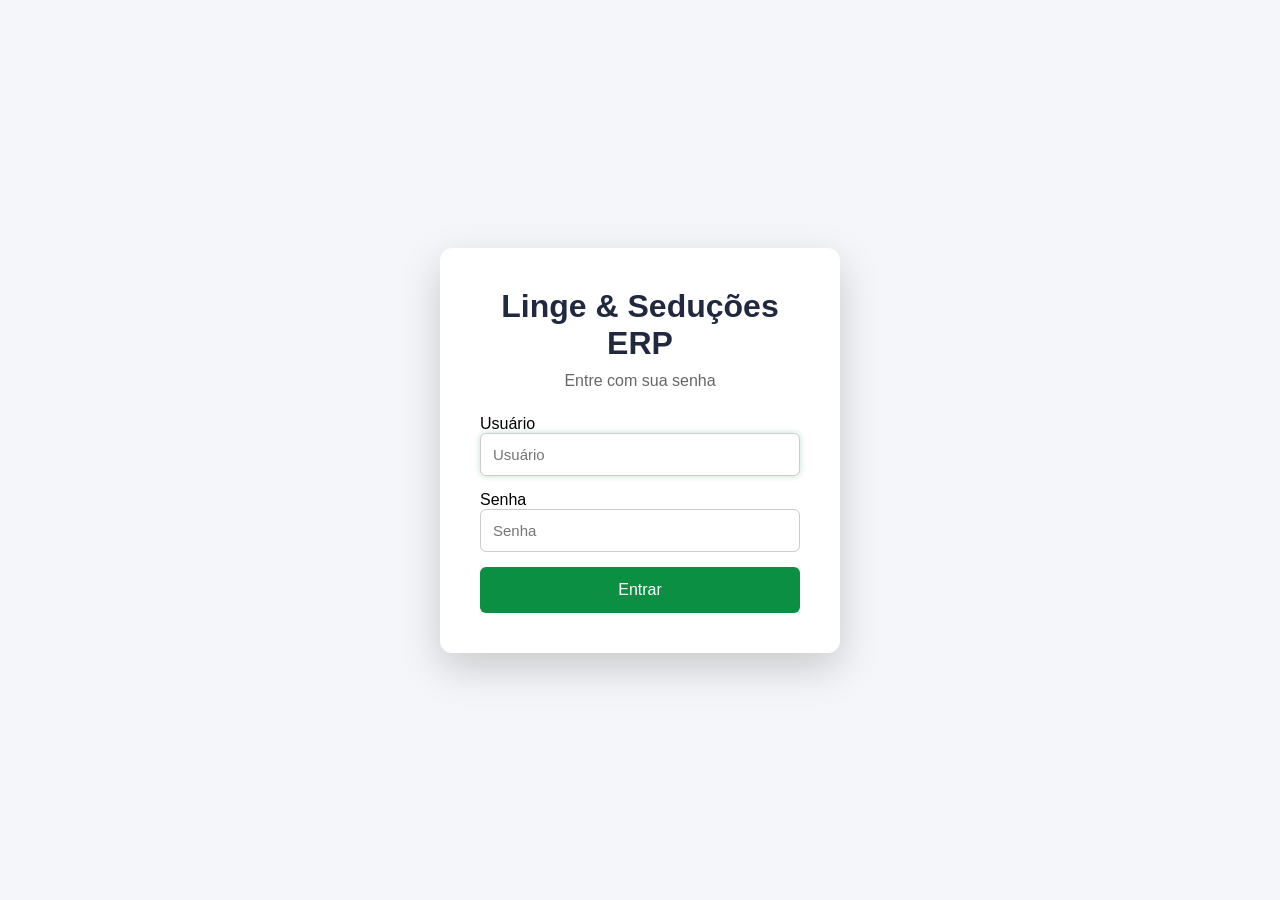
<file: index.html>
<!DOCTYPE html>
<html lang="pt-BR">

<head>

<meta charset="UTF-8">
<meta name="viewport" content="width=device-width, initial-scale=1.0">

<title>Login - Linge & Seduções ERP</title>

<link rel="stylesheet" href="style.css">

<style>

body{
    margin:0;
    background:#f4f6f9;
    display:flex;
    justify-content:center;
    align-items:center;
    height:100vh;
}

.login-box{
    width:100%;
    max-width:400px;
    background:#fff;
    padding:40px;
    border-radius:12px;
    box-shadow:0 15px 40px rgba(0,0,0,.18);
    transition:.30s;
}

.login-box:hover{
    transform:translateY(-3px);
}

.login-box h1{

    text-align:center;
    color:#202940;
    margin-bottom:10px;

}

.login-box p{

    text-align:center;
    color:#666;
    margin-bottom:25px;

}

.login-box input{

    width:100%;
    padding:12px;
    margin-bottom:15px;
    border:1px solid #ccc;
    border-radius:6px;
    font-size:15px;

}

.login-box button{

    width:100%;
    padding:14px;
    background:#0b8f42;
    color:white;
    border:none;
    border-radius:6px;
    font-size:16px;
    cursor:pointer;

}

.login-box button:hover{

    background:#087536;

}

</style>

</head>

<body>

<div class="login-box">

<h1>Linge & Seduções ERP</h1>

<p>Entre com sua senha</p>

<label for="usuario">Usuário</label>

<input
id="usuario"
type="text"
placeholder="Usuário"
autocomplete="username"
autofocus>

<label for="senha">Senha</label>

<input
id="senha"
type="password"
placeholder="Senha"
autocomplete="current-password">
    
<button onclick="entrar()">
Entrar
</button>

</div>

<script>
document.addEventListener("keydown", function(e){

    if(e.key === "Enter"){

        entrar();

    }

});
</script>

<script src="js/login.js"></script>

</body>

</html>
</file>
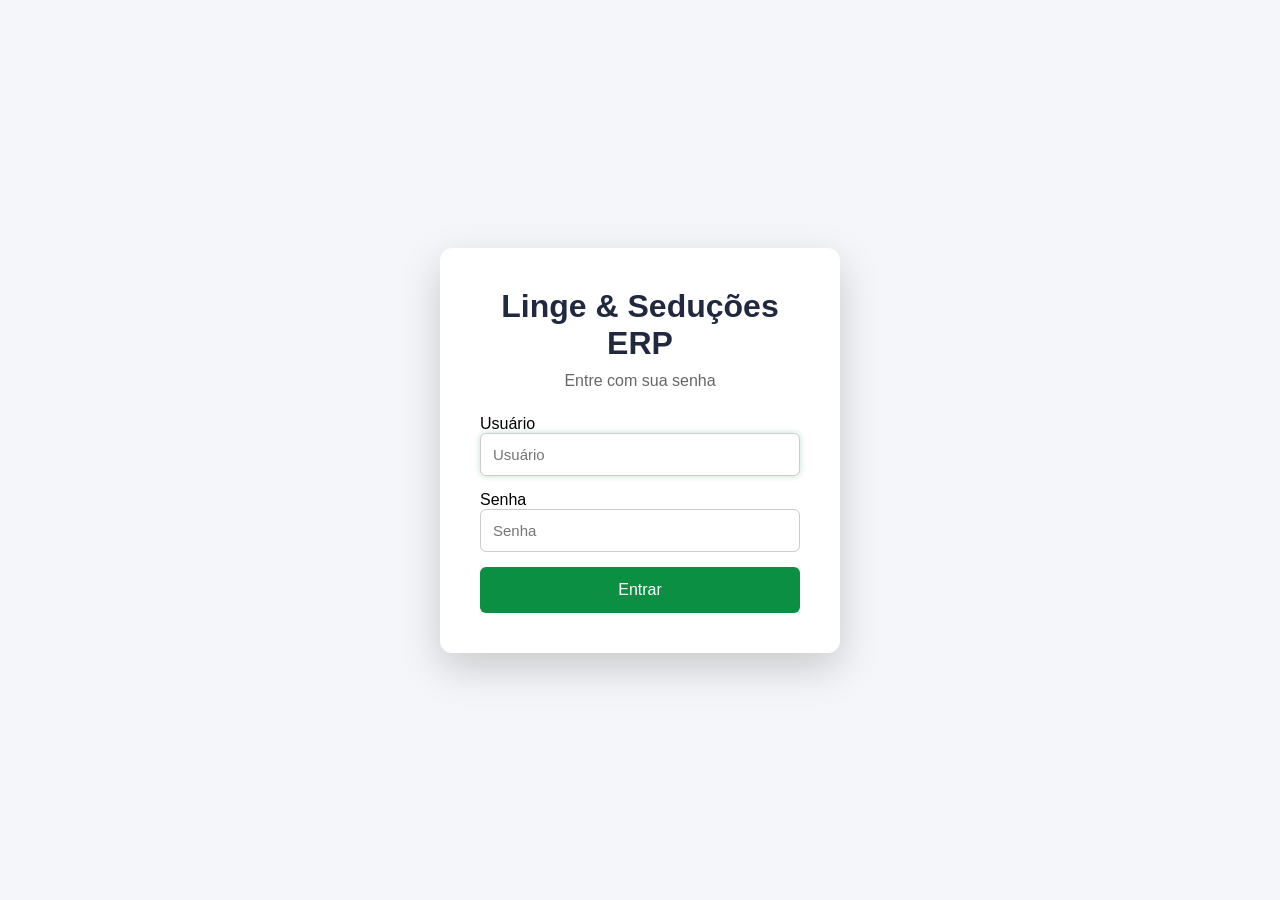
<file: categorias.html>
<!DOCTYPE html>
<html lang="pt-BR">
<head>

<meta charset="UTF-8">
<meta name="viewport" content="width=device-width, initial-scale=1.0">

<title>Categorias - Linge & Seduções ERP</title>
  
<script src="js/config-permissoes.js"></script>
<script src="js/permissoes.js"></script>
<script src="js/seguranca.js"></script>
  
<link rel="stylesheet" href="style.css">

</head>

<body>

<div class="menu">

<h2>Linge & Seduções</h2>

<ul>

<li><a href="dashboard.html">🏠 Dashboard</a></li>
<li><a href="produtos.html">📦 Produtos</a></li>
<li><a href="vendas.html">💰 Vendas</a></li>
<li><a href="clientes.html">👥 Clientes</a></li>
<li><a href="fornecedores.html">🚚 Fornecedores</a></li>
<li><a href="categorias.html">🏷️ Categorias</a></li>
<li><a href="financeiro.html">💵 Financeiro</a></li>
  <li><a href="compras.html">🛒 Compras</a></li>
<li><a href="relatorios.html">📊 Relatórios</a></li>
<li><a href="alterar-senha.html">🔐 Alterar Senha</a></li>
   <li><a href="usuarios.html">👤 Usuários</a></li>
<li><a href="#" onclick="sair()">🚪 Sair</a></li>
  
</ul>
</div>

<div class="conteudo">

<h1>Cadastro de Categorias</h1>

<div class="painel-resumo">

<div class="card">

<h3>Total de Categorias</h3>

<h2 id="totalCategorias">0</h2>

</div>

</div>

<div class="cadastro">

<input
id="nomeCategoria"
placeholder="Nome da Categoria">

<button
class="botao-adicionar"
onclick="cadastrarCategoria()">

Cadastrar Categoria

</button>

</div>

<hr>

<input
id="pesquisaCategoria"
placeholder="Pesquisar..."
onkeyup="pesquisarCategoria()">

<table>

<thead>

<tr>

<th>Categoria</th>
<th>Ações</th>

</tr>

</thead>

<tbody id="tabelaCategorias">

</tbody>

</table>

</div>

<script src="js/categorias.js"></script>

</body>
</html>
</file>
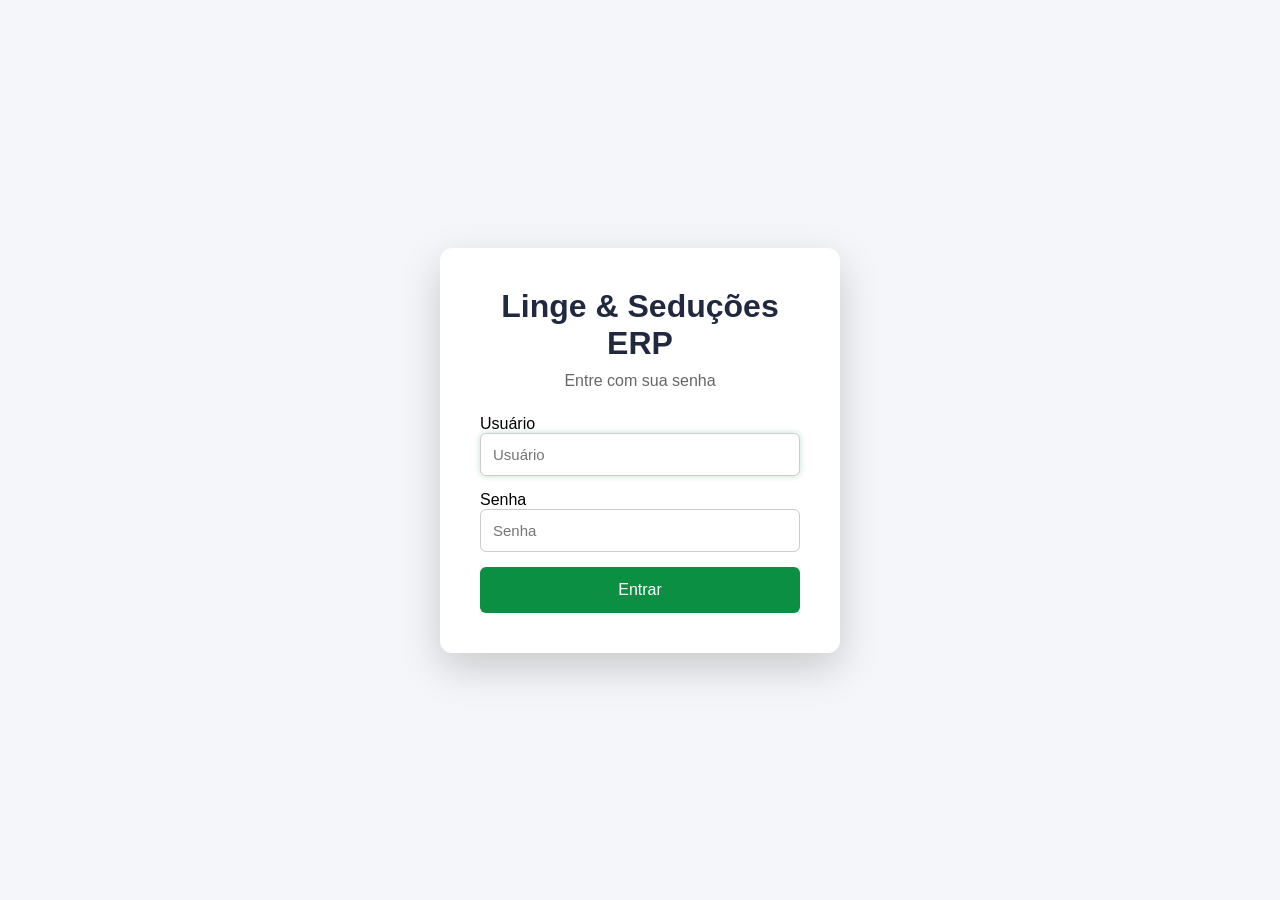
<file: clientes.html>
<!DOCTYPE html>
<html lang="pt-BR">
<head>
<meta charset="UTF-8">
<meta name="viewport" content="width=device-width, initial-scale=1.0">
<title>Clientes - Linge & Seduções ERP</title>
  
<script src="js/config-permissoes.js"></script>
<script src="js/permissoes.js"></script>
<script src="js/seguranca.js"></script>

<link rel="stylesheet" href="style.css">
</head>
<body>

<div class="menu">

<h2>Linge & Seduções</h2>

<ul>

<li><a href="dashboard.html">🏠 Dashboard</a></li>
<li><a href="produtos.html">📦 Produtos</a></li>
<li><a href="vendas.html">💰 Vendas</a></li>
<li><a href="clientes.html">👥 Clientes</a></li>
<li><a href="fornecedores.html">🚚 Fornecedores</a></li>
<li><a href="categorias.html">🏷️ Categorias</a></li>
<li><a href="financeiro.html">💵 Financeiro</a></li>
  <li><a href="compras.html">🛒 Compras</a></li>
<li><a href="relatorios.html">📊 Relatórios</a></li>
<li><a href="alterar-senha.html">🔐 Alterar Senha</a></li>
   <li><a href="usuarios.html">👤 Usuários</a></li>
<li><a href="#" onclick="sair()">🚪 Sair</a></li>

  
</ul>

</div>

<div class="conteudo">

<h1>Cadastro de Clientes</h1>

<div class="painel-resumo">

<div class="card">
<h3>Total de Clientes</h3>
<h2 id="totalClientes">0</h2>
</div>

</div>

<div class="cadastro">

<input
id="nomeCliente"
placeholder="Nome do Cliente">

<input
id="telefoneCliente"
placeholder="Telefone">

<input
id="emailCliente"
placeholder="E-mail">

<button
class="botao-adicionar"
onclick="cadastrarCliente()">

Cadastrar Cliente

</button>

</div>

<hr>

<input
id="pesquisaCliente"
placeholder="Pesquisar cliente..."
onkeyup="pesquisarCliente()">

<table>

<thead>

<tr>

<th>Nome</th>
<th>Telefone</th>
<th>E-mail</th>
<th>Ações</th>

</tr>

</thead>

<tbody id="tabelaClientes">

</tbody>

</table>

</div>

<script src="js/clientes.js"></script>

</body>
</html>
</file>
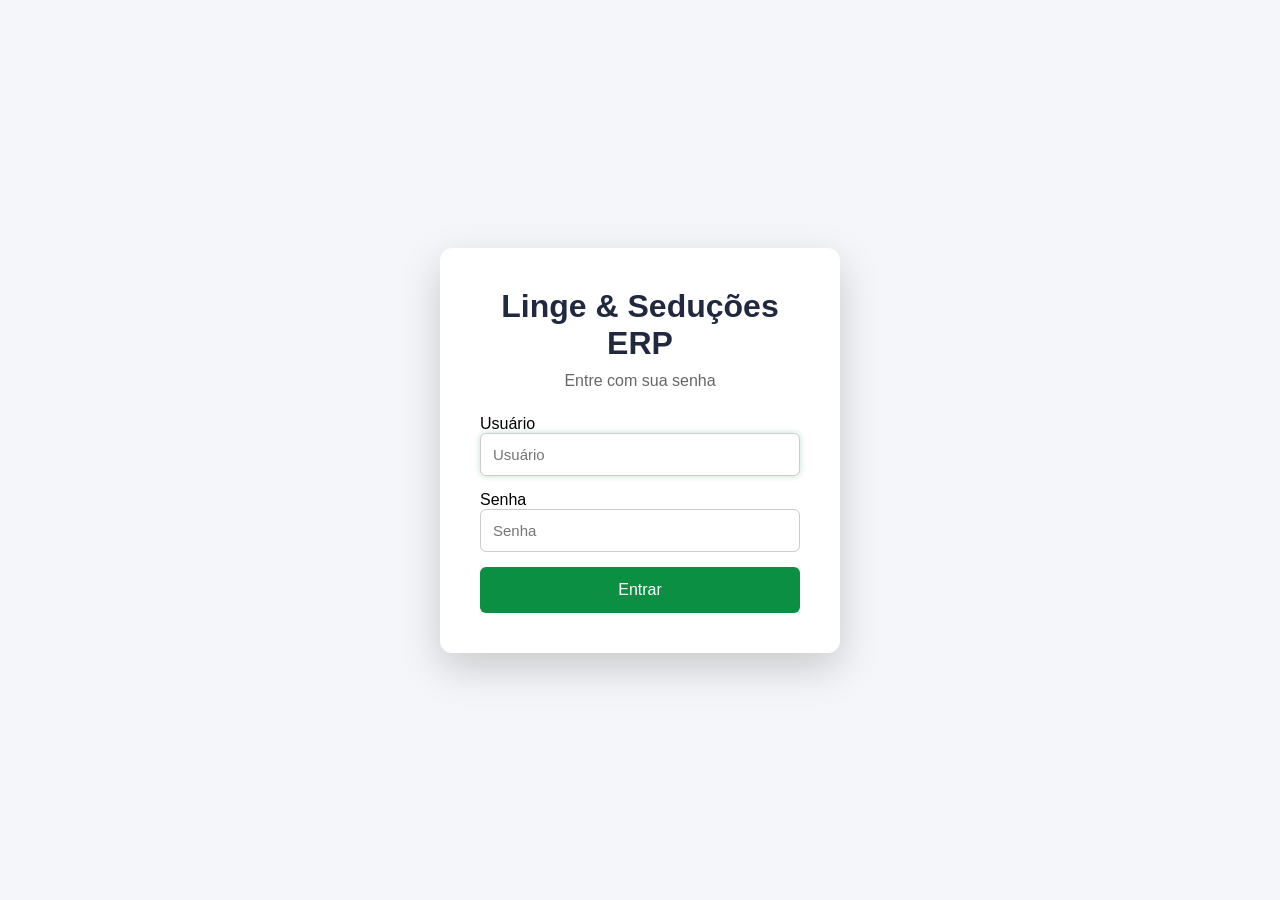
<file: compras.html>
<!DOCTYPE html>
<html lang="pt-BR">

<head>

<meta charset="UTF-8">
<meta name="viewport" content="width=device-width, initial-scale=1.0">

<title>Compras - Linge & Seduções ERP</title>

<script src="js/config-permissoes.js"></script>
<script src="js/permissoes.js"></script>
<script src="js/seguranca.js"></script>

<link rel="stylesheet" href="style.css">

</head>

<body>

<div class="menu">

<h2>Linge & Seduções</h2>

<ul>

<li><a href="dashboard.html">🏠 Dashboard</a></li>
<li><a href="produtos.html">📦 Produtos</a></li>
<li><a href="vendas.html">💰 Vendas</a></li>
<li><a href="clientes.html">👥 Clientes</a></li>
<li><a href="fornecedores.html">🚚 Fornecedores</a></li>
<li><a href="categorias.html">🏷️ Categorias</a></li>
<li><a href="financeiro.html">💵 Financeiro</a></li>
  <li><a href="compras.html">🛒 Compras</a></li>
<li><a href="relatorios.html">📊 Relatórios</a></li>
<li><a href="alterar-senha.html">🔐 Alterar Senha</a></li>
   <li><a href="usuarios.html">👤 Usuários</a></li>
<li><a href="#" onclick="sair()">🚪 Sair</a></li>
  
</ul>

</div>

<div class="conteudo">

<h1>Controle de Compras</h1>

<div class="painel-resumo">

<div class="card">
<h3>Total de Compras</h3>
<h2 id="totalCompras">0</h2>
</div>

<div class="card">
<h3>Valor Comprado</h3>
<h2 id="valorCompras">R$ 0,00</h2>
</div>

</div>

<div class="cadastro">

<select id="fornecedorCompra">
<option value="">Selecione o fornecedor</option>
</select>

<select id="produtoCompra">
<option value="">Selecione o produto</option>
</select>

<input
id="quantidadeCompra"
type="number"
placeholder="Quantidade">

<input
id="custoCompra"
type="number"
step="0.01"
placeholder="Preço de Compra">

<button
class="botao-adicionar"
onclick="registrarCompra()">

Registrar Compra

</button>

</div>

<hr>

<h2>Histórico de Compras</h2>

<table>

<thead>

<tr>

<th>Data</th>
<th>Fornecedor</th>
<th>Produto</th>
<th>Quantidade</th>
<th>Valor</th>
<th>Ações</th>

</tr>

</thead>

<tbody id="tabelaCompras">

</tbody>

</table>

</div>

<script src="js/compras.js"></script>

</body>

</html>
</file>
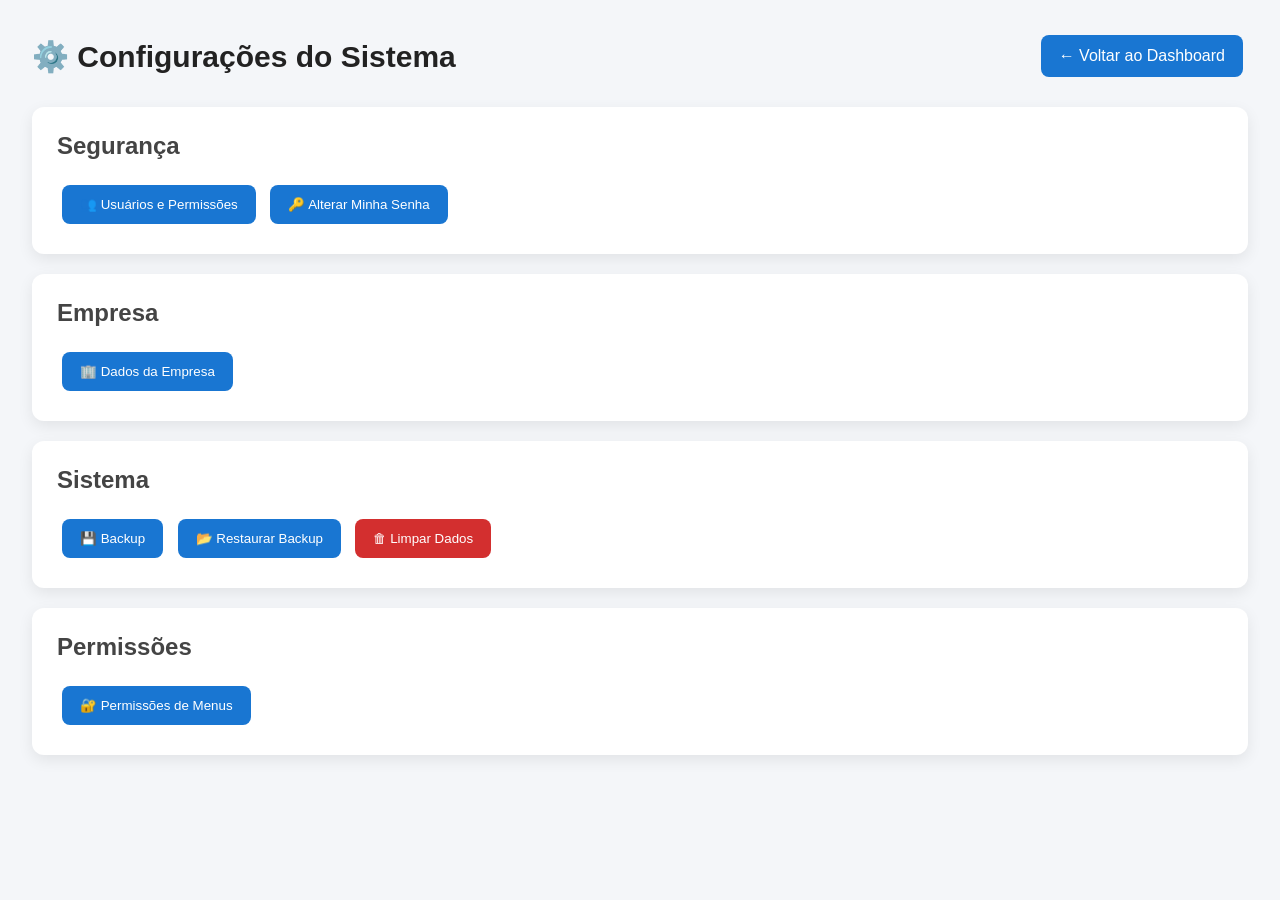
<file: configuracoes.html>
<!DOCTYPE html>
<html lang="pt-BR">

<head>

<meta charset="UTF-8">
<meta name="viewport" content="width=device-width, initial-scale=1.0">

<title>Configurações | Linge & Seduções ERP</title>

<link rel="stylesheet" href="css/configuracoes.css">

</head>

<body>

<div class="container">

    <header class="topo">

        <h1>⚙️ Configurações do Sistema</h1>

        <a href="index.html" class="btn">
            ← Voltar ao Dashboard
        </a>

    </header>

    <div class="card">

        <h2>Segurança</h2>

        <button onclick="abrirUsuarios()" class="btn">
            👥 Usuários e Permissões
        </button>

        <button onclick="alterarSenha()" class="btn">
            🔑 Alterar Minha Senha
        </button>

    </div>

    <div class="card">

        <h2>Empresa</h2>

        <button onclick="editarEmpresa()" class="btn">
            🏢 Dados da Empresa
        </button>

    </div>

    <div class="card">

        <h2>Sistema</h2>

        <button onclick="backupSistema()" class="btn">
            💾 Backup
        </button>

        <button onclick="restaurarSistema()" class="btn">
            📂 Restaurar Backup
        </button>

        <button onclick="limparSistema()" class="btn btn-excluir">
            🗑 Limpar Dados
        </button>

    </div>

    <div class="card">

        <h2>Permissões</h2>

        <button onclick="abrirPermissoes()" class="btn">
            🔐 Permissões de Menus
        </button>

    </div>

</div>

<script src="js/configuracoes.js"></script>

</body>

</html>
</file>
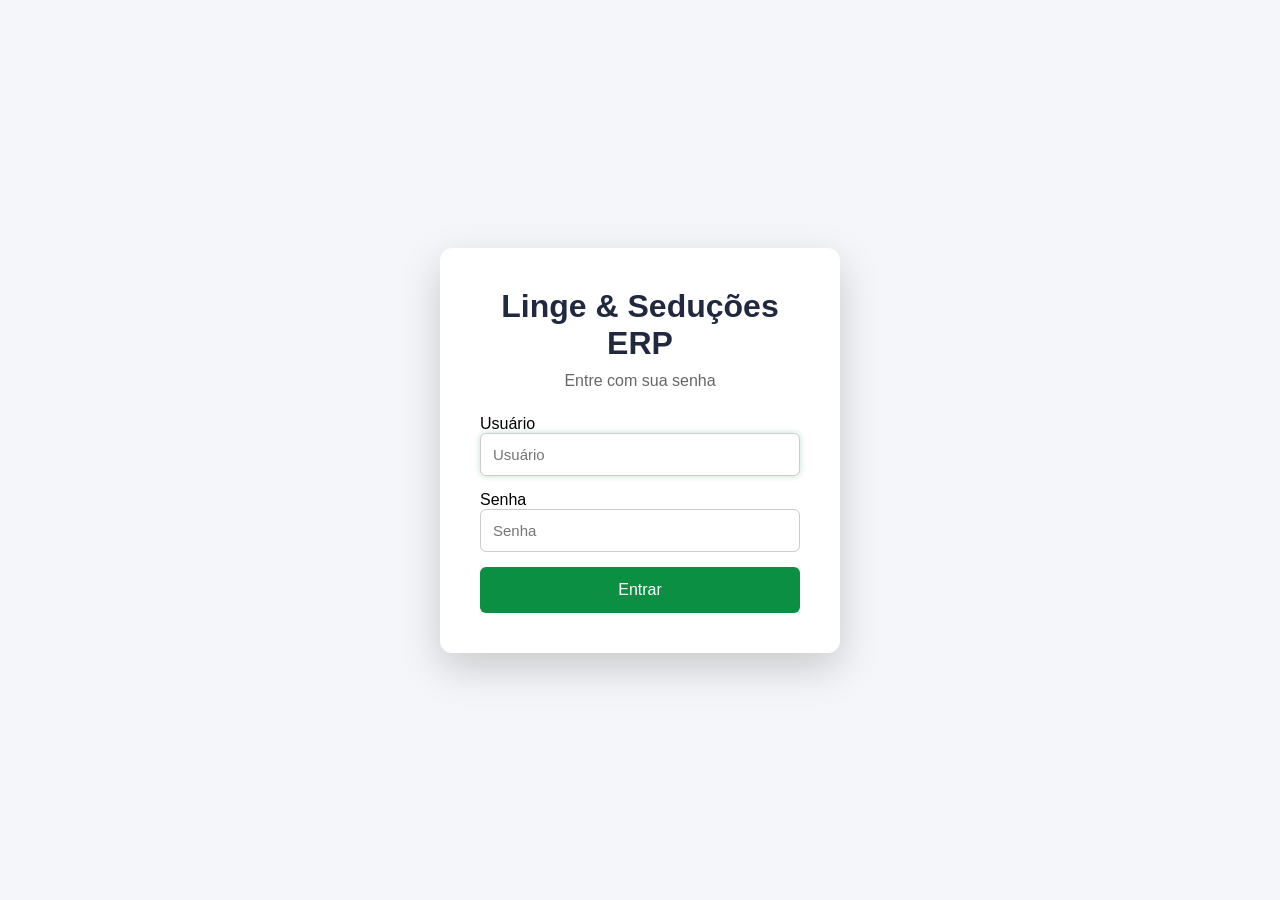
<file: dashboard.html>
<!DOCTYPE html>
<html lang="pt-BR">
<head>

<meta charset="UTF-8">
<meta name="viewport" content="width=device-width, initial-scale=1.0">

<title>Dashboard - Linge & Seduções ERP</title>

<script src="js/config-permissoes.js"></script>
<script src="js/permissoes.js"></script>
<script src="js/seguranca.js"></script>

<link rel="stylesheet" href="style.css">

</head>

<body>
<div class="menu">

    <h2>Linge & Seduções</h2>

    <ul>

        <li><a href="dashboard.html">🏠 Dashboard</a></li>

        <li><a href="produtos.html">📦 Produtos</a></li>

        <li><a href="vendas.html">💰 Vendas</a></li>

        <li><a href="clientes.html">👥 Clientes</a></li>

        <li><a href="fornecedores.html">🚚 Fornecedores</a></li>

        <li><a href="categorias.html">🏷️ Categorias</a></li>

        <li><a href="financeiro.html">💵 Financeiro</a></li>
        
        <li><a href="compras.html">🛒 Compras</a></li>
        
        <li><a href="relatorios.html">📊 Relatórios</a></li>

         <li><a href="usuarios.html">👤 Usuários</a></li>

        <li><a href="alterar-senha.html">🔐 Alterar Senha</a></li>

        <li>
            <a href="#" onclick="sair()">
                🚪 Sair
            </a>
        </li>

    </ul>

</div>
<div class="conteudo">

<h1>Dashboard</h1>

<div class="painel-resumo">

    <div class="card">
        <h3>📦 Total de Produtos</h3>
        <h2 id="totalProdutos">0</h2>
    </div>

    <div class="card">
        <h3>📦 Estoque</h3>
        <h2 id="totalEstoque">0</h2>
    </div>

    <div class="card">
        <h3>💰 Valor do Estoque</h3>
        <h2 id="valorEstoque">R$ 0,00</h2>
    </div>

    <div class="card">
        <h3>🛒 Vendas do Dia</h3>
        <h2 id="vendasHoje">R$ 0,00</h2>
    </div>
        <div class="card">
    <h3>💵 Entradas</h3>
    <h2 id="totalEntradas">R$ 0,00</h2>
</div>

<div class="card">
    <h3>💸 Saídas</h3>
    <h2 id="totalSaidas">R$ 0,00</h2>
</div>

<div class="card">
    <h3>📈 Saldo</h3>
    <h2 id="saldoFinanceiro">R$ 0,00</h2>
</div>

</div>

<h2>Módulos do Sistema</h2>
    
<div class="painel-resumo">

    <a class="card" href="produtos.html">
        <h3>📦 Produtos</h3>
        <p>Cadastro e controle de estoque</p>
    </a>

    <a class="card" href="vendas.html">
        <h3>💰 Vendas</h3>
        <p>Registrar vendas</p>
    </a>

    <a class="card" href="clientes.html">
        <h3>👥 Clientes</h3>
        <p>Cadastro de clientes</p>
    </a>

    <a class="card" href="fornecedores.html">
        <h3>🚚 Fornecedores</h3>
        <p>Cadastro de fornecedores</p>
    </a>

    <a class="card" href="categorias.html">
        <h3>🏷️ Categorias</h3>
        <p>Cadastro de categorias</p>
    </a>

    <a class="card" href="financeiro.html">
        <h3>💵 Financeiro</h3>
        <p>Controle financeiro</p>
    </a>

    <a class="card" href="relatorios.html">
        <h3>📊 Relatórios</h3>
        <p>Relatórios completos</p>
    </a>

</div>
    
<script src="js/dashboard.js"></script>
    
</body>
</html>
</file>
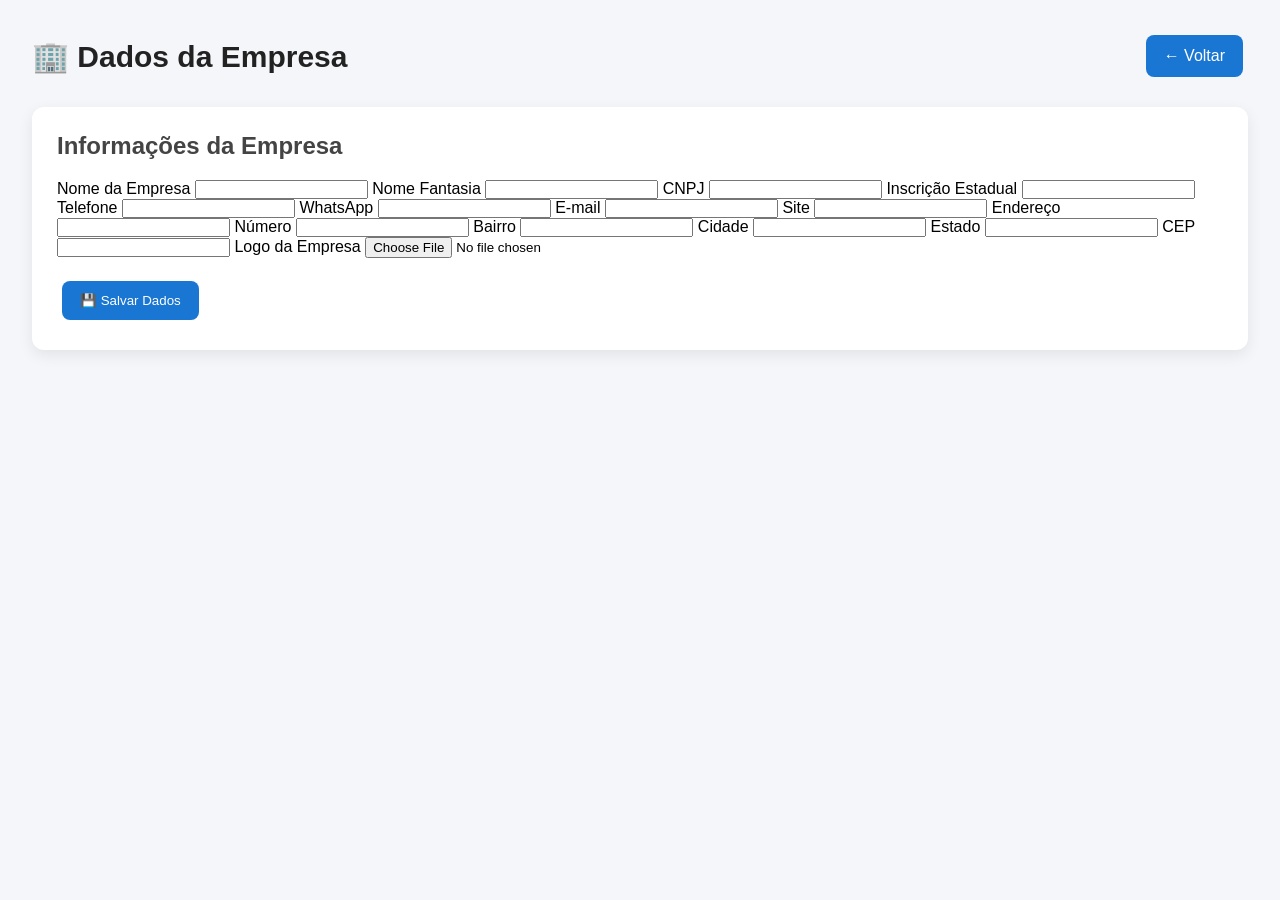
<file: empresa.html>
<!DOCTYPE html>
<html lang="pt-BR">

<head>

<meta charset="UTF-8">
<meta name="viewport" content="width=device-width, initial-scale=1.0">

<title>Dados da Empresa</title>

<link rel="stylesheet" href="css/configuracoes.css">

</head>

<body>

<div class="container">

<header class="topo">

<h1>🏢 Dados da Empresa</h1>

<a href="configuracoes.html" class="btn">
← Voltar
</a>

</header>

<div class="card">

<h2>Informações da Empresa</h2>

<label>Nome da Empresa</label>
<input type="text" id="nomeEmpresa">

<label>Nome Fantasia</label>
<input type="text" id="fantasia">

<label>CNPJ</label>
<input type="text" id="cnpj">

<label>Inscrição Estadual</label>
<input type="text" id="ie">

<label>Telefone</label>
<input type="text" id="telefone">

<label>WhatsApp</label>
<input type="text" id="whatsapp">

<label>E-mail</label>
<input type="email" id="email">

<label>Site</label>
<input type="text" id="site">

<label>Endereço</label>
<input type="text" id="endereco">

<label>Número</label>
<input type="text" id="numero">

<label>Bairro</label>
<input type="text" id="bairro">

<label>Cidade</label>
<input type="text" id="cidade">

<label>Estado</label>
<input type="text" id="estado">

<label>CEP</label>
<input type="text" id="cep">

<label>Logo da Empresa</label>
<input type="file" id="logo">

<br><br>

<button class="btn" onclick="salvarEmpresa()">
💾 Salvar Dados
</button>

</div>

</div>

<script src="js/empresa.js"></script>

</body>

</html>
</file>
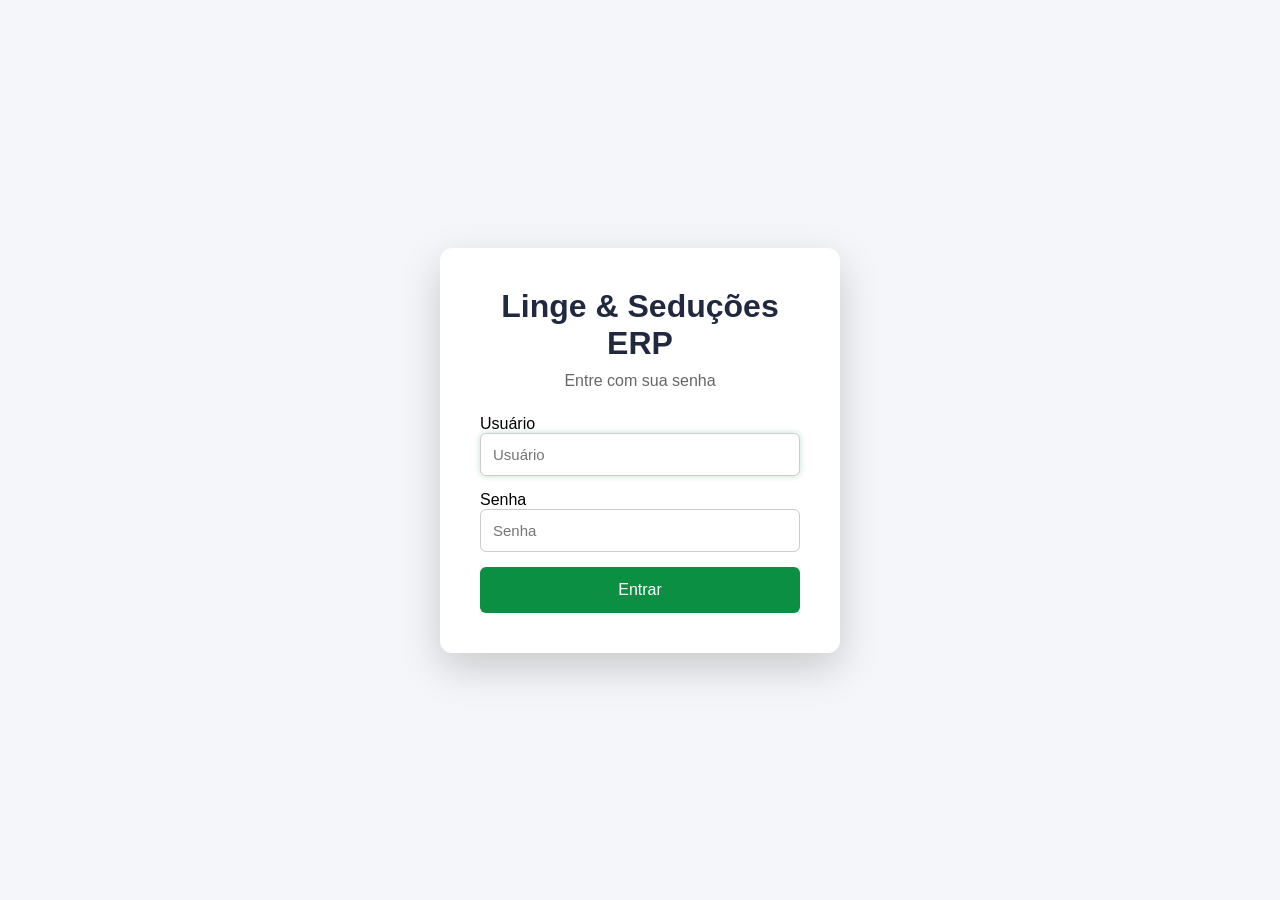
<file: financeiro.html>
<!DOCTYPE html>
<html lang="pt-BR">

<head>

<meta charset="UTF-8">
<meta name="viewport" content="width=device-width, initial-scale=1.0">

<title>Financeiro - Linge & Seduções ERP</title>

<script src="js/config-permissoes.js"></script>
<script src="js/permissoes.js"></script>
<script src="js/seguranca.js"></script>

<link rel="stylesheet" href="style.css">

</head>

<body>

<div class="menu">

<h2>Linge & Seduções</h2>

<ul>

<li><a href="dashboard.html">🏠 Dashboard</a></li>
<li><a href="produtos.html">📦 Produtos</a></li>
<li><a href="vendas.html">💰 Vendas</a></li>
<li><a href="clientes.html">👥 Clientes</a></li>
<li><a href="fornecedores.html">🚚 Fornecedores</a></li>
<li><a href="categorias.html">🏷️ Categorias</a></li>
<li><a href="financeiro.html">💵 Financeiro</a></li>
  <li><a href="compras.html">🛒 Compras</a></li>
<li><a href="relatorios.html">📊 Relatórios</a></li>
<li><a href="alterar-senha.html">🔐 Alterar Senha</a></li>
   <li><a href="usuarios.html">👤 Usuários</a></li>
<li><a href="#" onclick="sair()">🚪 Sair</a></li>
  
</ul>

</div>

<div class="conteudo">

<h1>Financeiro</h1>

<div class="painel-resumo">

<div class="card">
<h3>Entradas</h3>
<h2 id="totalEntradas">R$ 0,00</h2>
</div>

<div class="card">
<h3>Saídas</h3>
<h2 id="totalSaidas">R$ 0,00</h2>
</div>

<div class="card">
<h3>Saldo</h3>
<h2 id="saldoAtual">R$ 0,00</h2>
</div>

</div>

<div class="cadastro">

<select id="tipo">

<option value="Entrada">Entrada</option>
<option value="Saída">Saída</option>

</select>

<input
id="descricao"
placeholder="Descrição">

<input
id="valor"
type="number"
step="0.01"
placeholder="Valor">

<input
id="data"
type="date">

<button
class="botao-adicionar"
onclick="salvarMovimento()">

Salvar

</button>

</div>

<hr>

<table>

<thead>

<tr>

<th>Data</th>
<th>Tipo</th>
<th>Descrição</th>
<th>Valor</th>
<th>Ações</th>

</tr>

</thead>

<tbody id="tabelaFinanceiro">

</tbody>

</table>

</div>

<script src="js/financeiro.js"></script>

</body>

</html>
</file>
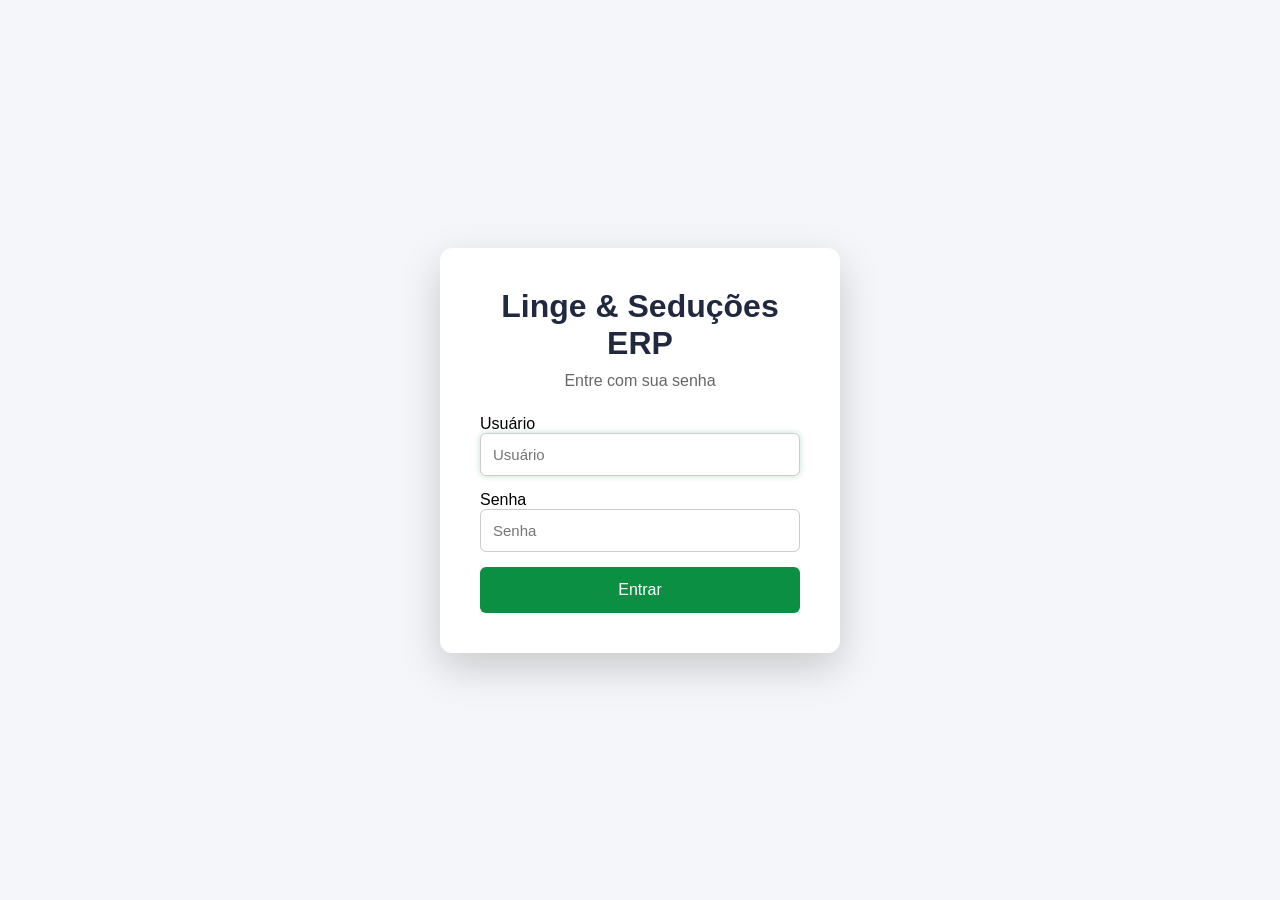
<file: fornecedores.html>
<!DOCTYPE html>
<html lang="pt-BR">
<head>
<meta charset="UTF-8">
<meta name="viewport" content="width=device-width, initial-scale=1.0">
<title>Fornecedores - Linge & Seduções ERP</title>
  
<script src="js/config-permissoes.js"></script>
<script src="js/permissoes.js"></script>
<script src="js/seguranca.js"></script>
  
<link rel="stylesheet" href="style.css">

</head>

<body>

<div class="menu">

<h2>Linge & Seduções</h2>

<ul>

<li><a href="dashboard.html">🏠 Dashboard</a></li>
<li><a href="produtos.html">📦 Produtos</a></li>
<li><a href="vendas.html">💰 Vendas</a></li>
<li><a href="clientes.html">👥 Clientes</a></li>
<li><a href="fornecedores.html">🚚 Fornecedores</a></li>
<li><a href="categorias.html">🏷️ Categorias</a></li>
<li><a href="financeiro.html">💵 Financeiro</a></li>
  <li><a href="compras.html">🛒 Compras</a></li>
<li><a href="relatorios.html">📊 Relatórios</a></li>
<li><a href="alterar-senha.html">🔐 Alterar Senha</a></li>
   <li><a href="usuarios.html">👤 Usuários</a></li>
<li><a href="#" onclick="sair()">🚪 Sair</a></li>
  
</ul>
</div>

<div class="conteudo">

<h1>Cadastro de Fornecedores</h1>

<div class="painel-resumo">

<div class="card">
<h3>Total de Fornecedores</h3>
<h2 id="totalFornecedores">0</h2>
</div>

</div>

<div class="cadastro">

<input
id="empresaFornecedor"
placeholder="Empresa">

<input
id="contatoFornecedor"
placeholder="Contato">

<input
id="telefoneFornecedor"
placeholder="Telefone">

<input
id="emailFornecedor"
placeholder="E-mail">

<button
class="botao-adicionar"
onclick="cadastrarFornecedor()">

Cadastrar Fornecedor

</button>

</div>

<hr>

<input
id="pesquisaFornecedor"
placeholder="Pesquisar fornecedor..."
onkeyup="pesquisarFornecedor()">

<table>

<thead>

<tr>

<th>Empresa</th>
<th>Contato</th>
<th>Telefone</th>
<th>E-mail</th>
<th>Ações</th>

</tr>

</thead>

<tbody id="tabelaFornecedores">

</tbody>

</table>

</div>

<script src="js/fornecedores.js"></script>

</body>
</html>
</file>
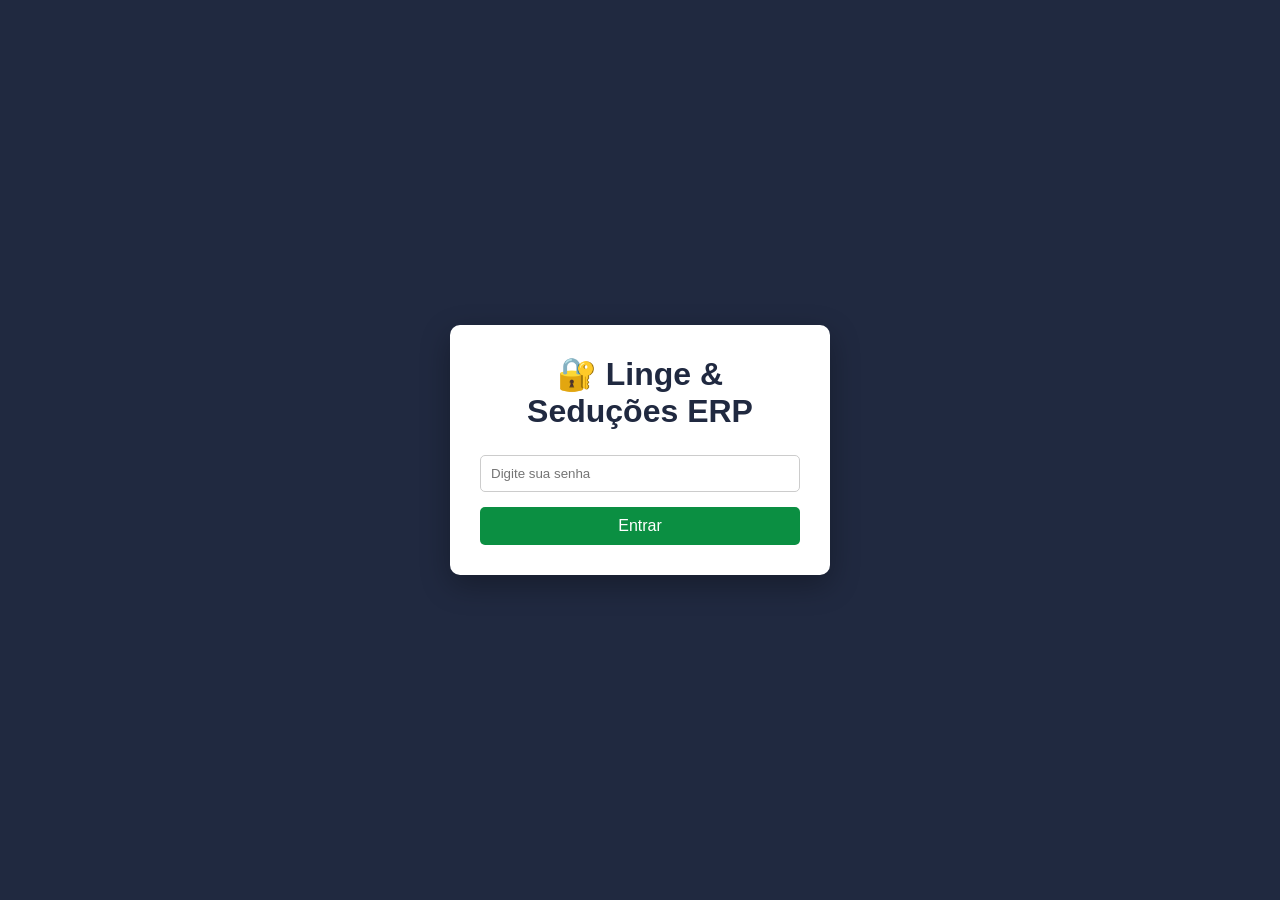
<file: login.html>
<!DOCTYPE html>
<html lang="pt-BR">
<head>
<meta charset="UTF-8">
<meta name="viewport" content="width=device-width, initial-scale=1.0">
<title>Login - Linge & Seduções ERP</title>

<link rel="stylesheet" href="style.css">

<style>

body{
    display:flex;
    justify-content:center;
    align-items:center;
    height:100vh;
    background:#202940;
}

.login{
    width:380px;
    background:#fff;
    padding:30px;
    border-radius:10px;
    box-shadow:0 10px 30px rgba(0,0,0,.3);
}

.login h1{
    text-align:center;
    margin-bottom:25px;
    color:#202940;
}

.login input{
    width:100%;
    margin-bottom:15px;
}

.login button{
    width:100%;
    background:#0b8f42;
    font-size:16px;
}

</style>

</head>

<body>

<div class="login">

<h1>🔐 Linge & Seduções ERP</h1>

<input
type="password"
id="senha"
placeholder="Digite sua senha">

<button onclick="entrar()">

Entrar

</button>

</div>

<script>

function entrar(){

    let senhaSistema = localStorage.getItem("senhaERP") || "1234";
    let senha = document.getElementById("senha").value;

    if(senha === senhaSistema){

        localStorage.setItem("logado","sim");

        window.location.href="index.html";

    }else{

        alert("Senha incorreta!");

    }

}

</script>

</body>
</html>
</file>
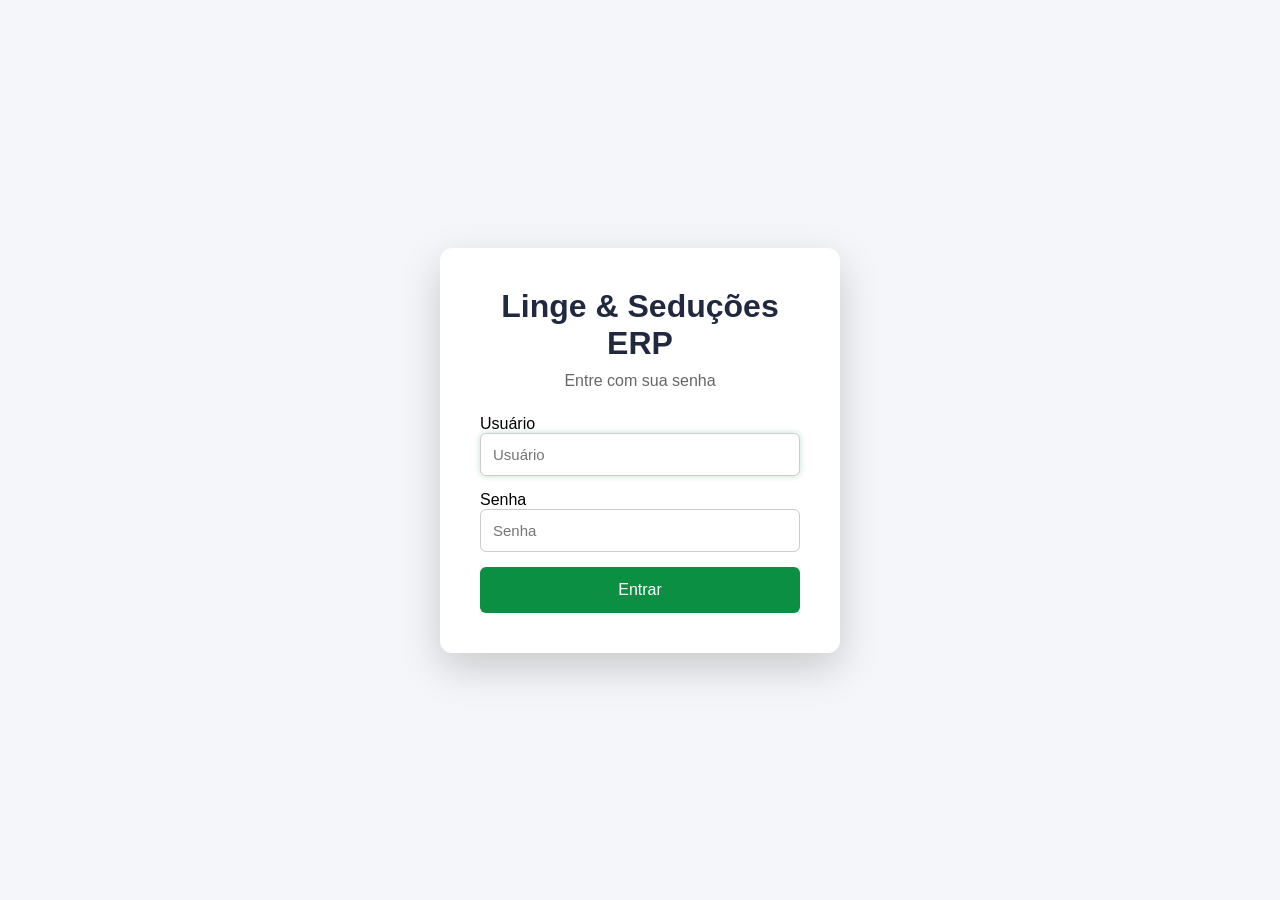
<file: produtos.html>
<!DOCTYPE html>
<html lang="pt-BR">

<head>

<meta charset="UTF-8">
<meta name="viewport" content="width=device-width, initial-scale=1.0">

<title>Produtos - Linge & Seduções ERP</title>
    
<script src="js/config-permissoes.js"></script>
<script src="js/permissoes.js"></script>
<script src="js/seguranca.js"></script>

<link rel="stylesheet" href="style.css">

</head>

<body>

<div class="menu">

<h2>Linge & Seduções</h2>

<ul>

<li><a href="dashboard.html">🏠 Dashboard</a></li>
<li><a href="produtos.html">📦 Produtos</a></li>
<li><a href="vendas.html">💰 Vendas</a></li>
<li><a href="clientes.html">👥 Clientes</a></li>
<li><a href="fornecedores.html">🚚 Fornecedores</a></li>
<li><a href="categorias.html">🏷️ Categorias</a></li>
<li><a href="financeiro.html">💵 Financeiro</a></li>
    <li><a href="compras.html">🛒 Compras</a></li>
<li><a href="relatorios.html">📊 Relatórios</a></li>
<li><a href="alterar-senha.html">🔐 Alterar Senha</a></li>
 <li><a href="usuarios.html">👤 Usuários</a></li>
<li><a href="#" onclick="sair()">🚪 Sair</a></li>
    
</ul>

</div>

<div class="conteudo">
    
<div class="cabecalho-impressao">

    <h1>Linge & Seduções ERP</h1>

    <h2>Relatório de Produtos</h2>

    <p id="dataImpressao"></p>

</div>
    
<h1>Cadastro de Produtos</h1>

<div class="painel-resumo">

<div class="card">
<h3>Total de Produtos</h3>
<h2 id="totalProdutos">0</h2>
</div>

<div class="card">
<h3>Total em Estoque</h3>
<h2 id="totalEstoque">0</h2>
</div>

<div class="card">
<h3>Valor do Estoque</h3>
<h2 id="valorEstoque">R$ 0,00</h2>
</div>

</div>

<div class="cadastro">

<input
id="codigo"
placeholder="Código">

<input
id="produto"
placeholder="Nome do Produto">

<select id="categoria">

<option value="">Selecione a Categoria</option>

</select>

<input
id="tamanho"
type="text"
placeholder="Tamanho (ex.: P, M, G, 42, Único)">
<input
id="cor"
placeholder="Cor">

<input
id="custo"
type="number"
step="0.01"
placeholder="Preço de Custo">

<input
id="venda"
type="number"
step="0.01"
placeholder="Preço de Venda">

<input
id="quantidade"
type="number"
placeholder="Quantidade">

<button
id="btnSalvar"
class="botao-adicionar"
onclick="adicionarProduto()">

Salvar Produto

</button>
</div>

<hr>

<h2>Produtos Cadastrados</h2>

<input
id="pesquisa"
placeholder="Pesquisar produto..."
onkeyup="pesquisarProduto()">

<div class="acoes">

    <button
        class="botao-adicionar"
        onclick="imprimirTabela()">

        🖨️ Imprimir

    </button>

</div>

<table>

<thead>

<tr>

<th>Código</th>
<th>Produto</th>
<th>Categoria</th>
<th>Tamanho</th>
<th>Cor</th>
<th>Custo</th>
<th>Venda</th>
<th>Qtd</th>
<th>Ações</th>

</tr>

</thead>

<tbody id="tabelaProdutos">

</tbody>

</table>

</div>

<script src="js/produtos.js"></script>

</body>

</html>
</file>
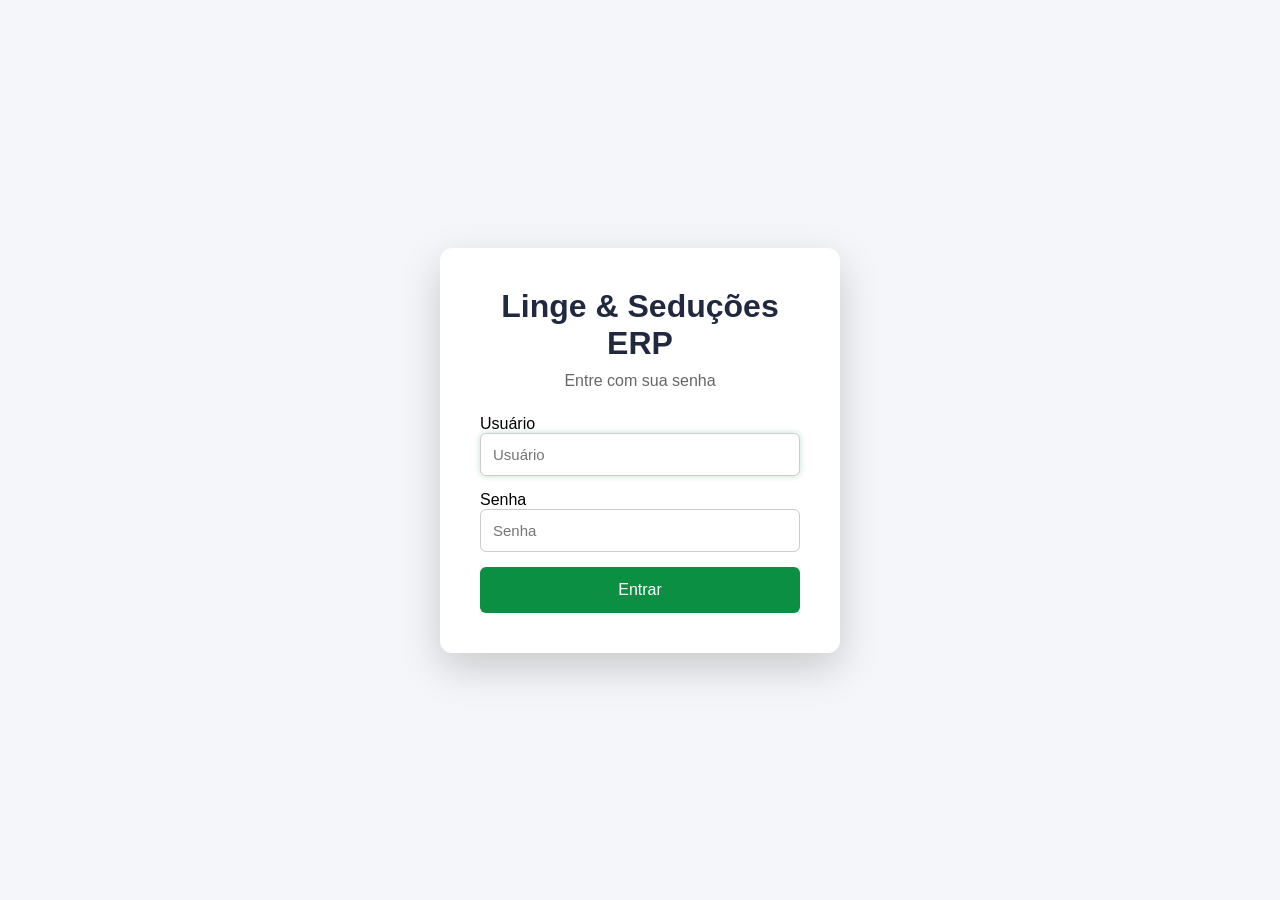
<file: relatorios.html>
<!DOCTYPE html>
<html lang="pt-BR">

<head>

<meta charset="UTF-8">
<meta name="viewport" content="width=device-width, initial-scale=1.0">

<title>Relatórios - Linge & Seduções ERP</title>

<script src="js/config-permissoes.js"></script>
<script src="js/permissoes.js"></script>
<script src="js/seguranca.js"></script>

<link rel="stylesheet" href="style.css">

</head>

<body>

<div class="menu">

<h2>Linge & Seduções</h2>

<ul>

<li><a href="dashboard.html">🏠 Dashboard</a></li>
<li><a href="produtos.html">📦 Produtos</a></li>
<li><a href="vendas.html">💰 Vendas</a></li>
<li><a href="clientes.html">👥 Clientes</a></li>
<li><a href="fornecedores.html">🚚 Fornecedores</a></li>
<li><a href="categorias.html">🏷️ Categorias</a></li>
<li><a href="financeiro.html">💵 Financeiro</a></li>
  <li><a href="compras.html">🛒 Compras</a></li>
<li><a href="relatorios.html">📊 Relatórios</a></li>
<li><a href="alterar-senha.html">🔐 Alterar Senha</a></li>
  <li><a href="usuarios.html">👤 Usuários</a></li>
<li><a href="#" onclick="sair()">🚪 Sair</a></li>
  
</ul>

</div>

<div class="conteudo">

<h1>Central de Relatórios</h1>

<div class="painel-resumo">

<div class="card">
<h3>📦 Produtos</h3>
<button onclick="relatorioProdutos()">
Imprimir
</button>
</div>

<div class="card">
<h3>💰 Vendas</h3>
<button onclick="relatorioVendas()">
Imprimir
</button>
</div>

<div class="card">
<h3>👥 Clientes</h3>
<button onclick="relatorioClientes()">
Imprimir
</button>
</div>

<div class="card">
<h3>🚚 Fornecedores</h3>
<button onclick="relatorioFornecedores()">
Imprimir
</button>
</div>

<div class="card">
<h3>💵 Financeiro</h3>
<button onclick="relatorioFinanceiro()">
Imprimir
</button>
</div>

</div>

</div>

<script src="js/relatorios.js"></script>

</body>

</html>
</file>
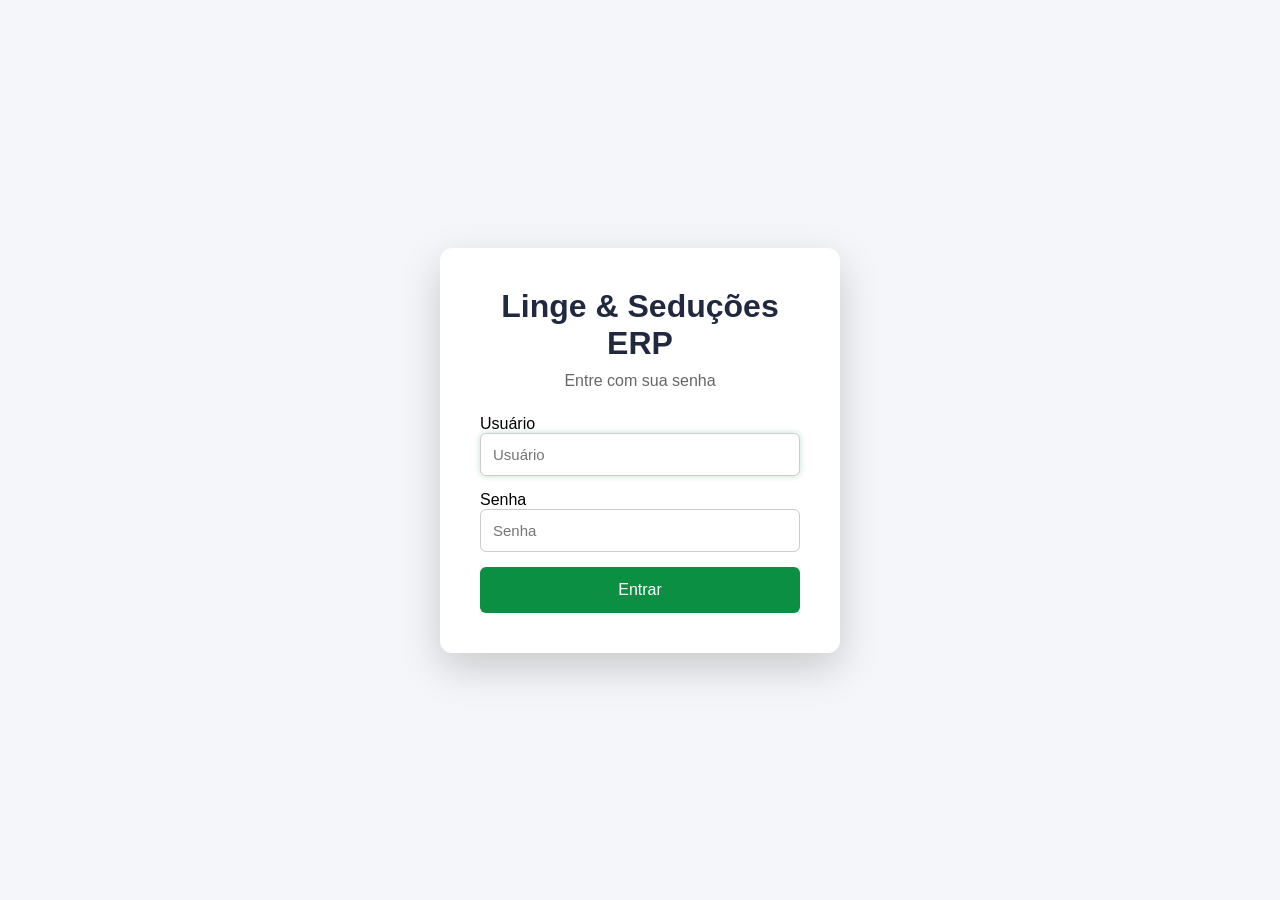
<file: usuarios.html>
<!DOCTYPE html>
<html lang="pt-BR">
<head>

<meta charset="UTF-8">
<meta name="viewport" content="width=device-width, initial-scale=1.0">

<title>Usuários - Linge & Seduções ERP</title>

<script src="js/config-permissoes.js"></script>
<script src="js/permissoes.js"></script>
<script src="js/seguranca.js"></script>

<link rel="stylesheet" href="style.css">

</head>

<body>

<div class="menu">

<h2>Linge & Seduções</h2>

<ul>

<li><a href="dashboard.html">🏠 Dashboard</a></li>
<li><a href="produtos.html">📦 Produtos</a></li>
<li><a href="compras.html">🛒 Compras</a></li>
<li><a href="vendas.html">💰 Vendas</a></li>
<li><a href="clientes.html">👥 Clientes</a></li>
<li><a href="fornecedores.html">🚚 Fornecedores</a></li>
<li><a href="categorias.html">🏷️ Categorias</a></li>
<li><a href="financeiro.html">💵 Financeiro</a></li>
<li><a href="relatorios.html">📊 Relatórios</a></li>
<li><a href="alterar-senha.html">🔐 Alterar Senha</a></li>
<li><a href="usuarios.html">👤 Usuários</a></li>

</ul>

</div>

<div class="conteudo">

<h1>Cadastro de Usuários</h1>

<div class="painel-resumo">

    <div class="card">
        <h3>Total de Usuários</h3>
        <h2 id="totalUsuarios">0</h2>
    </div>

</div>

<div class="cadastro">

    <input id="nome" placeholder="Nome">

    <input id="usuario" placeholder="Usuário">

    <input
        id="senha"
        type="password"
        placeholder="Senha">

    <select id="perfil">

        <option value="">Selecione o Perfil</option>

        <option>Admin</option>
        <option>Gerente</option>
        <option>Vendedor</option>
        <option>Estoquista</option>

    </select>

    <button
        class="botao-adicionar"
        onclick="cadastrarUsuario()">

        Cadastrar Usuário

    </button>

</div>

<hr>

<input
    id="pesquisaUsuario"
    placeholder="Pesquisar usuário..."
    onkeyup="pesquisarUsuario()">

<table>

<thead>

<tr>

<th>Nome</th>
<th>Usuário</th>
<th>Perfil</th>
<th>Ações</th>

</tr>

</thead>

<tbody id="tabelaUsuarios">

</tbody>

</table>

</div>

<script src="js/usuarios.js"></script>

</body>
</html>
</file>
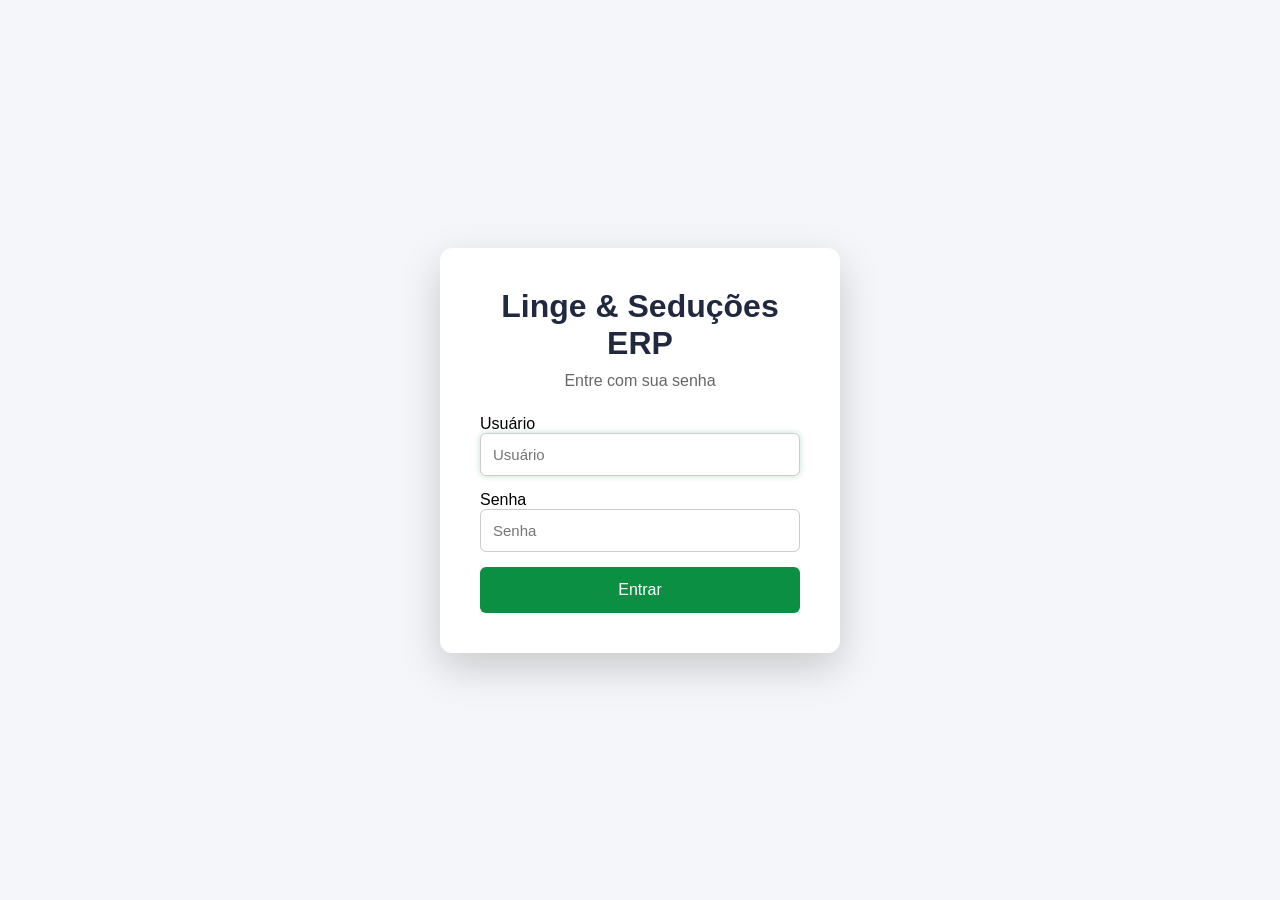
<file: vendas.html>
<!DOCTYPE html>
<html lang="pt-BR">
<head>

<meta charset="UTF-8">
<meta name="viewport" content="width=device-width, initial-scale=1.0">

<title>Vendas - Linge & Seduções ERP</title>

<script src="js/config-permissoes.js"></script>
<script src="js/permissoes.js"></script>
<script src="js/seguranca.js"></script>

<link rel="stylesheet" href="style.css">

</head>

<body>

<div class="menu">

<h2>Linge & Seduções</h2>

<ul>

    <li><a href="dashboard.html">🏠 Dashboard</a></li>

    <li><a href="produtos.html">📦 Produtos</a></li>

    <li><a href="vendas.html">💰 Vendas</a></li>

    <li><a href="clientes.html">👥 Clientes</a></li>

    <li><a href="fornecedores.html">🚚 Fornecedores</a></li>

    <li><a href="categorias.html">🏷️ Categorias</a></li>

    <li><a href="financeiro.html">💵 Financeiro</a></li>
    
    <li><a href="compras.html">🛒 Compras</a></li>

    <li><a href="relatorios.html">📊 Relatórios</a></li>

    <li><a href="alterar-senha.html">🔐 Alterar Senha</a></li>

     <li><a href="usuarios.html">👤 Usuários</a></li>

    <li><a href="#" onclick="sair()">🚪 Sair</a></li>
    
</ul>

</div>

<div class="conteudo">

<h1>Controle de Vendas</h1>

<div class="painel-resumo">

    <div class="card">
        <h3>Vendas Hoje</h3>
        <h2 id="vendasHoje">R$ 0,00</h2>
    </div>

    <div class="card">
        <h3>Total de Itens</h3>
        <h2 id="itensVendidos">0</h2>
    </div>

</div>

<div class="cadastro">

    <input id="cliente" placeholder="Cliente">

    <select id="produtoVenda">
        <option>Selecione um produto</option>
    </select>

    <input id="quantidadeVenda" type="number" placeholder="Quantidade">

    <button onclick="registrarVenda()">
        Registrar Venda
    </button>

</div>

<hr>

<h2>Histórico de Vendas</h2>

<table>

<thead>

<tr>
    <th>Data</th>
    <th>Cliente</th>
    <th>Produto</th>
    <th>Quantidade</th>
    <th>Valor</th>
    <th>Ações</th>
</tr>

</thead>

<tbody id="tabelaVendas">

</tbody>

</table>

</div>
  
    <script src="js/vendas.js"></script>
</body>
</html>
</file>
<file: style.css>
*{
    margin:0;
    padding:0;
    box-sizing:border-box;
    font-family:Arial, Helvetica, sans-serif;
}

body{
    display:flex;
    background:#f4f6f9;
}

.menu{
    width:250px;
    min-height:100vh;
    background:#202940;
    color:white;
    padding:20px;
    overflow-y:auto;
    overflow-x:hidden;
}

.menu h2{
    text-align:center;
    margin-bottom:30px;
}

.menu ul{
    list-style:none;
}

.menu li{
    margin:12px 0;
}

.menu a{
    color:white;
    text-decoration:none;
    display:block;
    padding:10px;
    border-radius:6px;
    transition:.3s;
}

.menu a:hover{
    background:#2f3b5f;
}

.conteudo{
    flex:1;
    padding:30px;
}

h1{
    margin-bottom:20px;
}

.painel-resumo{
    display:grid;
    grid-template-columns:repeat(auto-fit,minmax(220px,1fr));
    gap:20px;
    margin-bottom:30px;
}

.card{
    background:white;
    border-radius:10px;
    padding:20px;
    box-shadow:0 2px 8px rgba(0,0,0,.1);
    transition:.25s;
}
.card:hover{
    transform:translateY(-3px);
    box-shadow:0 8px 20px rgba(0,0,0,.15);
}

.card h3{
    color:#666;
    margin-bottom:10px;
}

.card h2{
    color:#202940;
}

.cadastro{
    display:grid;
    grid-template-columns:repeat(auto-fit,minmax(180px,1fr));
    gap:10px;
    margin:20px 0;
}

input,
select{
    padding:10px;
    border:1px solid #ccc;
    border-radius:5px;
    transition:.25s;
}

input:focus,
select:focus{
    outline:none;
    border-color:#0b8f42;
    box-shadow:0 0 6px rgba(11,143,66,.25);
}
button{
    padding:10px;
    border:none;
    border-radius:5px;
    background:#202940;
    color:white;
    cursor:pointer;
    transition:.25s;
}

button:hover{
    background:#32426b;
}

table{
    width:100%;
    border-collapse:collapse;
    background:white;
    margin-top:20px;
}

th,td{
    border:1px solid #ddd;
    padding:10px;
    text-align:center;
}

th{
    background:#202940;
    color:white;
}

..btn{
    padding:5px 10px;
    margin:2px;
    border:none;
    border-radius:5px;
    cursor:pointer;
    transition:.25s;
}
/* Botão Salvar Produto */
.botao-adicionar{
    background:#0b8f42;
}

.botao-adicionar:hover{
    background:#087536;
}

/* Botões da tabela */
.btn-editar{
    background:#0d6efd;
}

.btn-editar:hover{
    background:#0b5ed7;
}

.btn-excluir{
    background:#dc3545;
}

.btn-excluir:hover{
    background:#bb2d3b;
}

/* Linha da tabela */
tbody tr:hover{
    background:#f5f5f5;
}

/* Campos de pesquisa */
input[id^="pesquisa"]{
    width:100%;
    padding:10px;
    margin:15px 0;
}

/* Linha horizontal */
hr{
    margin:25px 0;
    border:none;
    border-top:1px solid #ddd;
}
@media(max-width:900px){

    body{
        flex-direction:column;
    }

    .menu{
        width:100%;
        min-height:auto;
    }

    .conteudo{
        padding:15px;
    }

    table{
        display:block;
        overflow-x:auto;
    }

}
/* ======================================
   Impressão Profissional
====================================== */

.cabecalho-impressao{
    display:none;
}

@media print {

    @page{
        size:A4 portrait;
        margin:15mm;
    }

    body{
        background:#fff;
        color:#000;
        font-family:Arial, Helvetica, sans-serif;
        display:block;
    }

 .menu,
.cadastro,
.painel-resumo,
.acoes,
input[id^="pesquisa"],
button{
    display:none !important;
}
    .conteudo{
        width:100%;
        margin:0;
        padding:0;
    }

    .cabecalho-impressao{
        display:block;
        text-align:center;
        margin-bottom:25px;
        border-bottom:2px solid #202940;
        padding-bottom:15px;
    }

    .cabecalho-impressao h1{
        font-size:26px;
        color:#202940;
        margin-bottom:5px;
    }

    .cabecalho-impressao h2{
        font-size:18px;
        font-weight:normal;
        color:#555;
    }

    .cabecalho-impressao p{
        margin-top:8px;
        font-size:12px;
        color:#777;
    }

    table{
        width:100%;
        border-collapse:collapse;
        margin-top:20px;
        font-size:11px;
    }

    th{
        background:#202940 !important;
        color:#fff !important;
        padding:10px;
        border:1px solid #000;
    }

    td{
        border:1px solid #000;
        padding:8px;
    }

    tbody tr:nth-child(even){
        background:#f5f5f5 !important;
    }

    h1{
        display:none;
    }

    tfoot{
        font-weight:bold;
    }
}
</file>
<file: css/configuracoes.css>
/* ==========================================
   Linge & Seduções ERP
   Configurações
========================================== */

*{
    margin:0;
    padding:0;
    box-sizing:border-box;
    font-family:Arial,Helvetica,sans-serif;
}

body{

    background:#f4f6f9;

}

.container{

    width:95%;
    max-width:1400px;

    margin:30px auto;

}

.topo{

    display:flex;

    justify-content:space-between;

    align-items:center;

    margin-bottom:25px;

}

.topo h1{

    color:#222;

    font-size:30px;

}

.card{

    background:#ffffff;

    border-radius:12px;

    padding:25px;

    margin-bottom:20px;

    box-shadow:0 5px 15px rgba(0,0,0,.08);

}

.card h2{

    margin-bottom:20px;

    color:#444;

}

.btn{

    display:inline-block;

    background:#1976d2;

    color:#fff;

    padding:12px 18px;

    border:none;

    border-radius:8px;

    cursor:pointer;

    text-decoration:none;

    margin:5px;

    transition:.3s;

}

.btn:hover{

    background:#125ba8;

}

.btn-excluir{

    background:#d32f2f;

}

.btn-excluir:hover{

    background:#a91f1f;

}

@media(max-width:900px){

.topo{

    flex-direction:column;

    gap:15px;

    align-items:flex-start;

}

.btn{

    width:100%;

}

}
</file>
